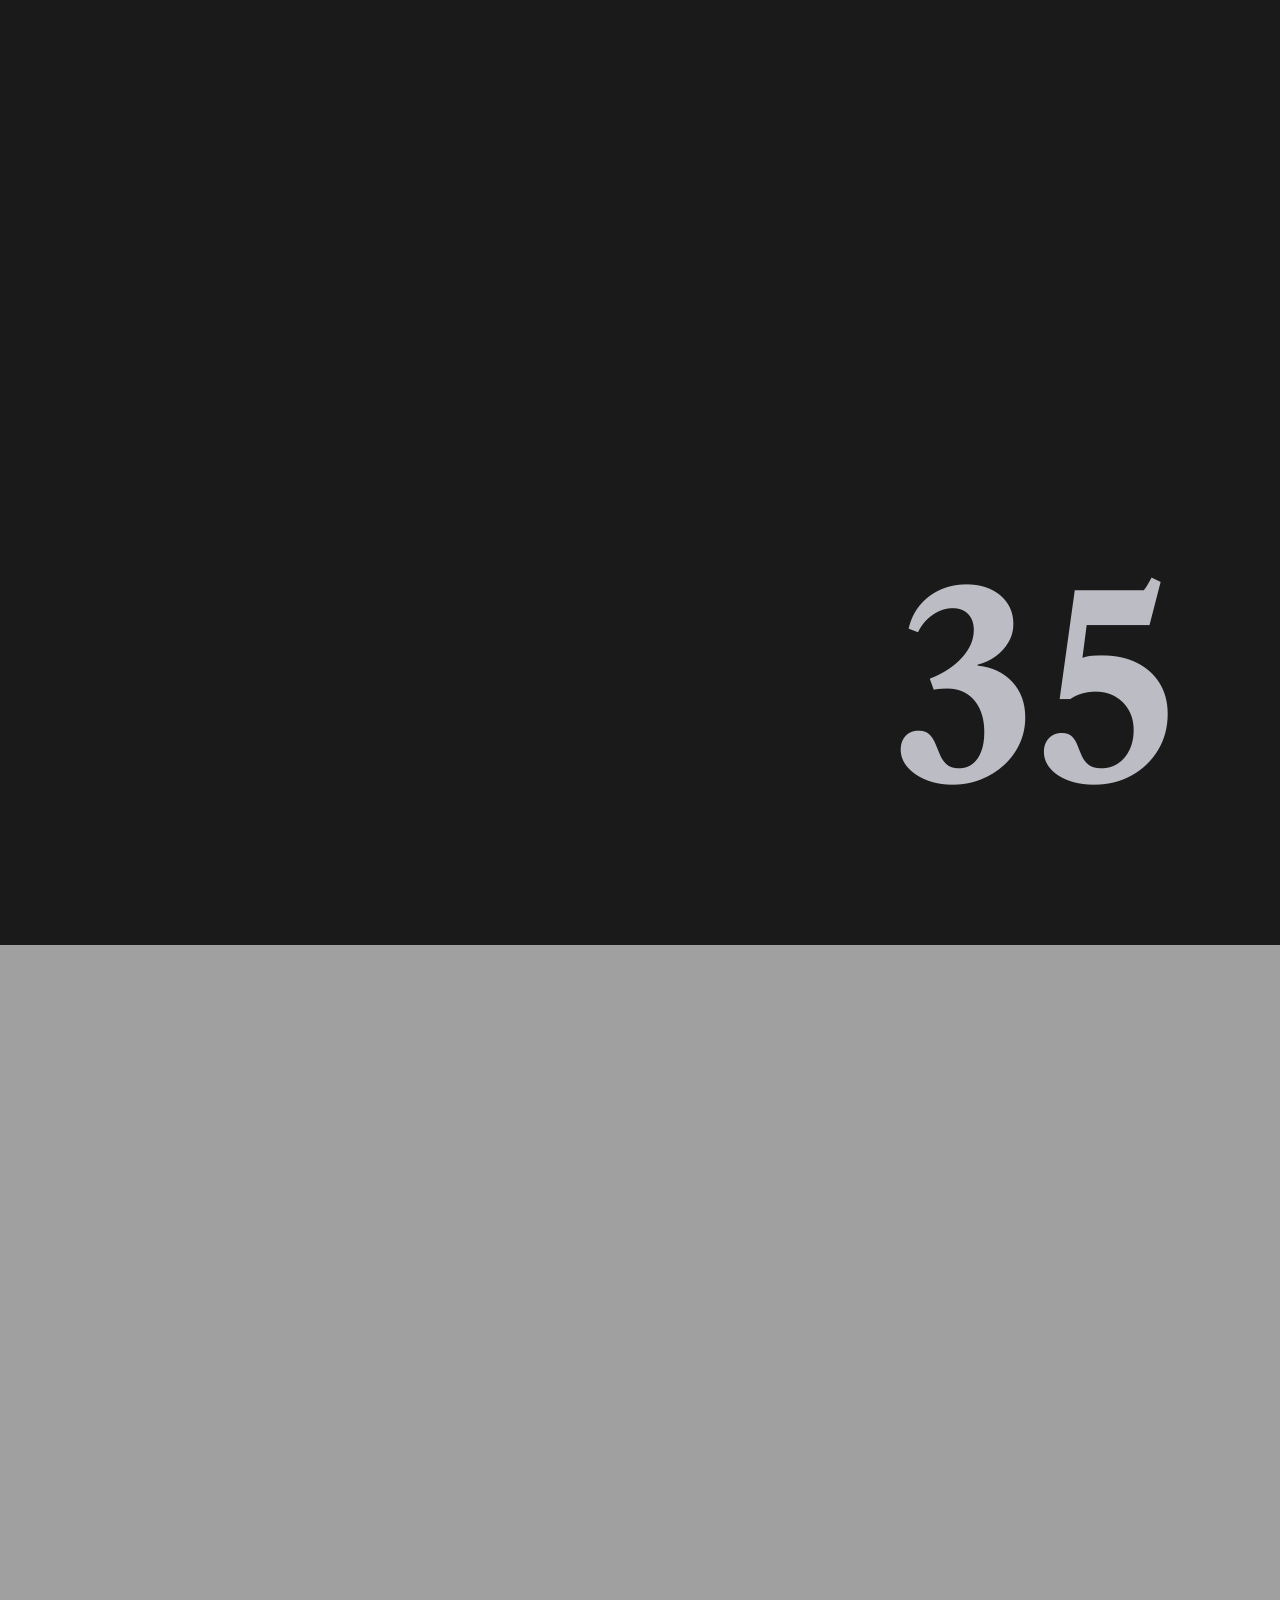
<file: index.html>
<!DOCTYPE html>
<html lang="en">
  <head>
    <meta charset="UTF-8" />
    <meta http-equiv="X-UA-Compatible" content="IE=edge" />
    <meta name="viewport" content="width=device-width, initial-scale=1.0" />
    <title>block reveal landing page animation</title>
    <link rel="preconnect" href="https://fonts.googleapis.com" />
    <link rel="preconnect" href="https://fonts.gstatic.com" crossorigin />
    <link
      href="https://fonts.googleapis.com/css2?family=Libre+Caslon+Text:wght@400;700&display=swap"
      rel="stylesheet"
    />
    <link rel="preload" href="./assets/fonts/Metropolis-Regular.woff2" as="font" type="font/woff2" crossorigin />
    <link rel="stylesheet" href="fonts.css" />
    <link rel="stylesheet" href="styles.css" />
  </head>
  <body>
    <h1 class="counter">29</h1>

    <div class="overlay">
      <div class="bar"></div>
      <div class="bar"></div>
      <div class="bar"></div>
      <div class="bar"></div>
      <div class="bar"></div>
      <div class="bar"></div>
      <div class="bar"></div>
      <div class="bar"></div>
      <div class="bar"></div>
      <div class="bar"></div>
    </div>

    <div class="container">
      <nav>
        <div>
          <a href="#">About</a>
          <a href="#">Contact</a>
        </div>
        <div>
          <a href="#">Playground</a>
        </div>
      </nav>
      <div class="header">
        <div class="h1">T</div>
        <div class="h1">E</div>
        <div class="h1">S</div>
        <div class="h1">T</div>
        <div class="h1">.</div>
      </div>
      <div class="hero">
        <img src="./hero-1.jpg" alt="" />
      </div>
    </div>
    <script src="https://cdnjs.cloudflare.com/ajax/libs/gsap/3.12.1/gsap.min.js"></script>
    <script>
      function startLoader() {
        var counterElement = document.querySelector(".counter");
        var currentValue = 0;

        function updateCounter() {
          if (currentValue === 100) {
            return;
          }

          currentValue += Math.floor(Math.random() * 10) + 1;

          if (currentValue > 100) {
            currentValue = 100;
          }

          counterElement.textContent = currentValue;

          var delay = Math.floor(Math.random() * 200) + 50;
          setTimeout(updateCounter, delay);
        }

        updateCounter();
      }

      startLoader();
      gsap.to(".counter", 0.25, {
        delay: 3.5,
        opacity: 0,
      });
      gsap.to(".bar", 1.5, {
        delay: 3.5,
        height: 0,
        stagger: {
          amount: 0.5,
        },
        ease: "power4.inOut",
      });
      gsap.from(".h1", 1.5, {
        delay: 4,
        y: 700,
        stagger: {
          amount: 0.5,
        },
        ease: "power4.inOut",
      });

      gsap.from(".hero", 2, {
        delay: 4.5,
        y: 400,
        ease: "power4.inOut",
      });
    </script>
  </body>
</html>
</file>
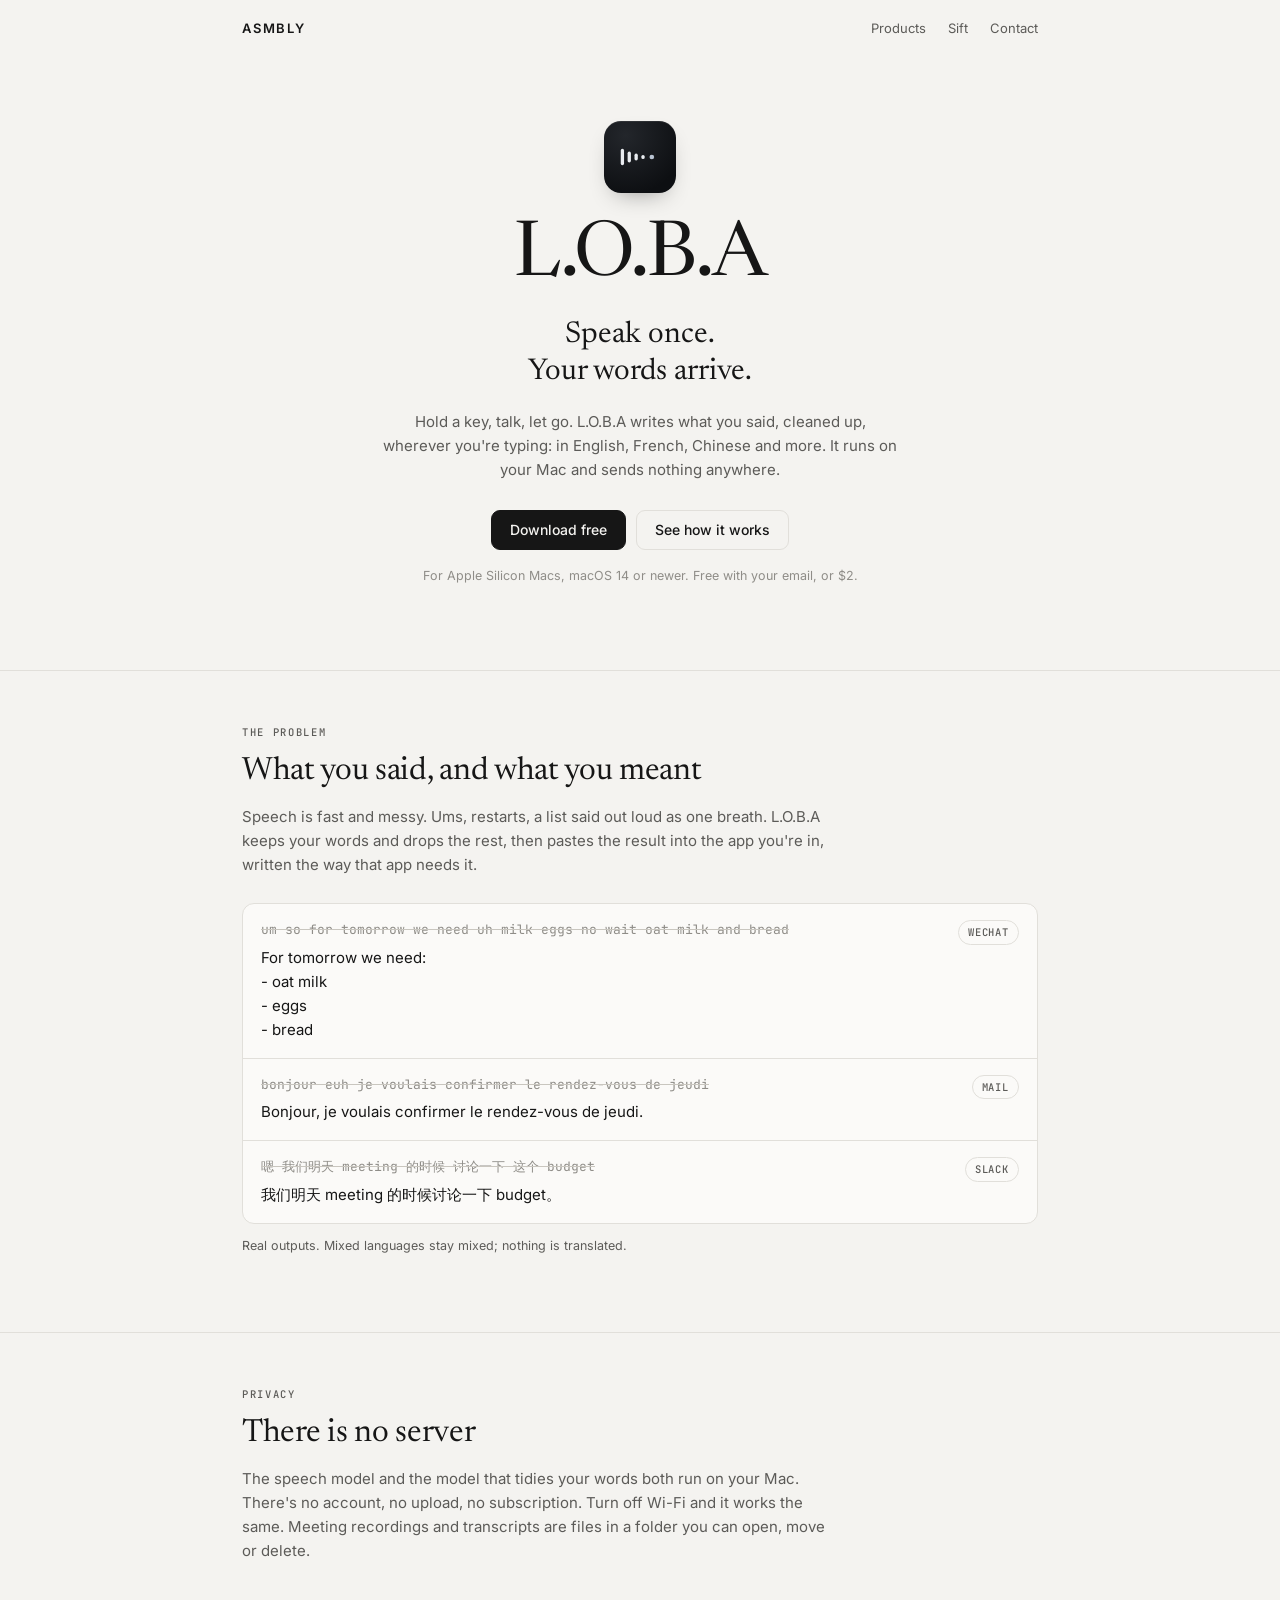
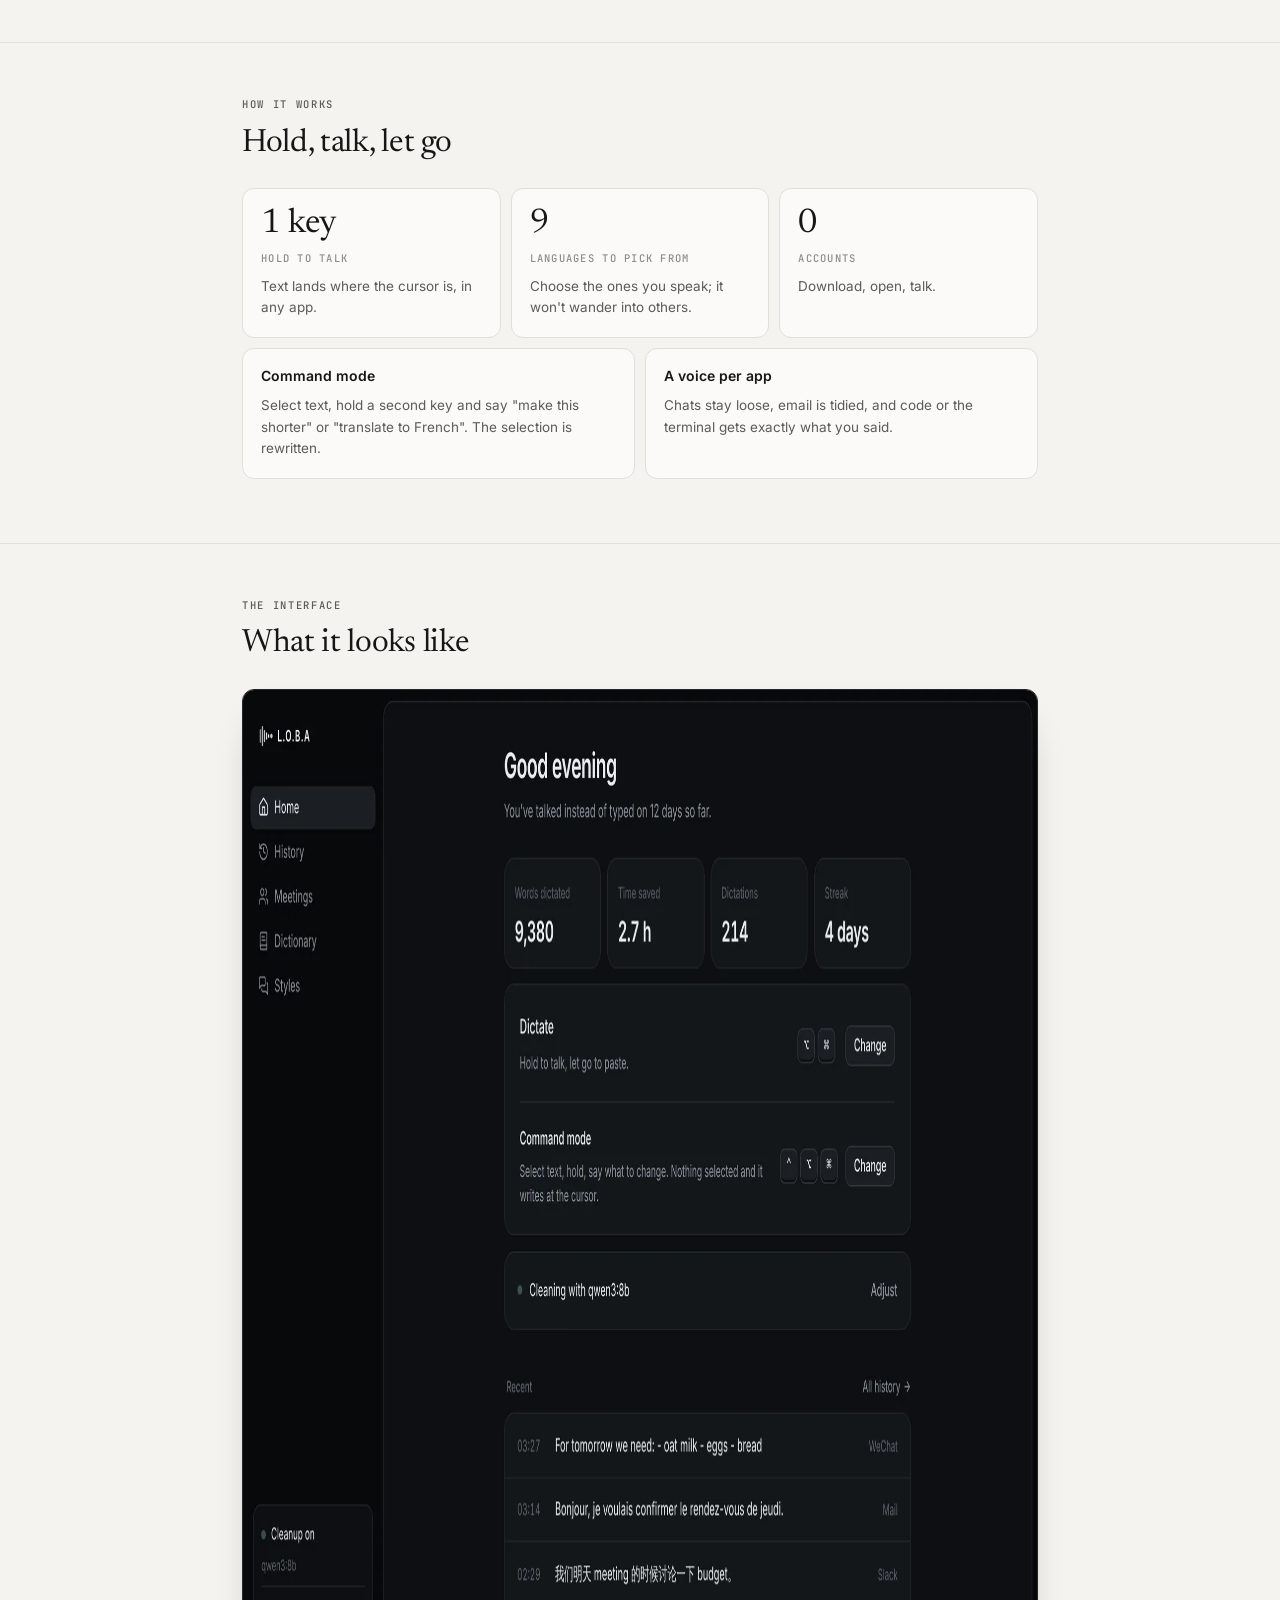
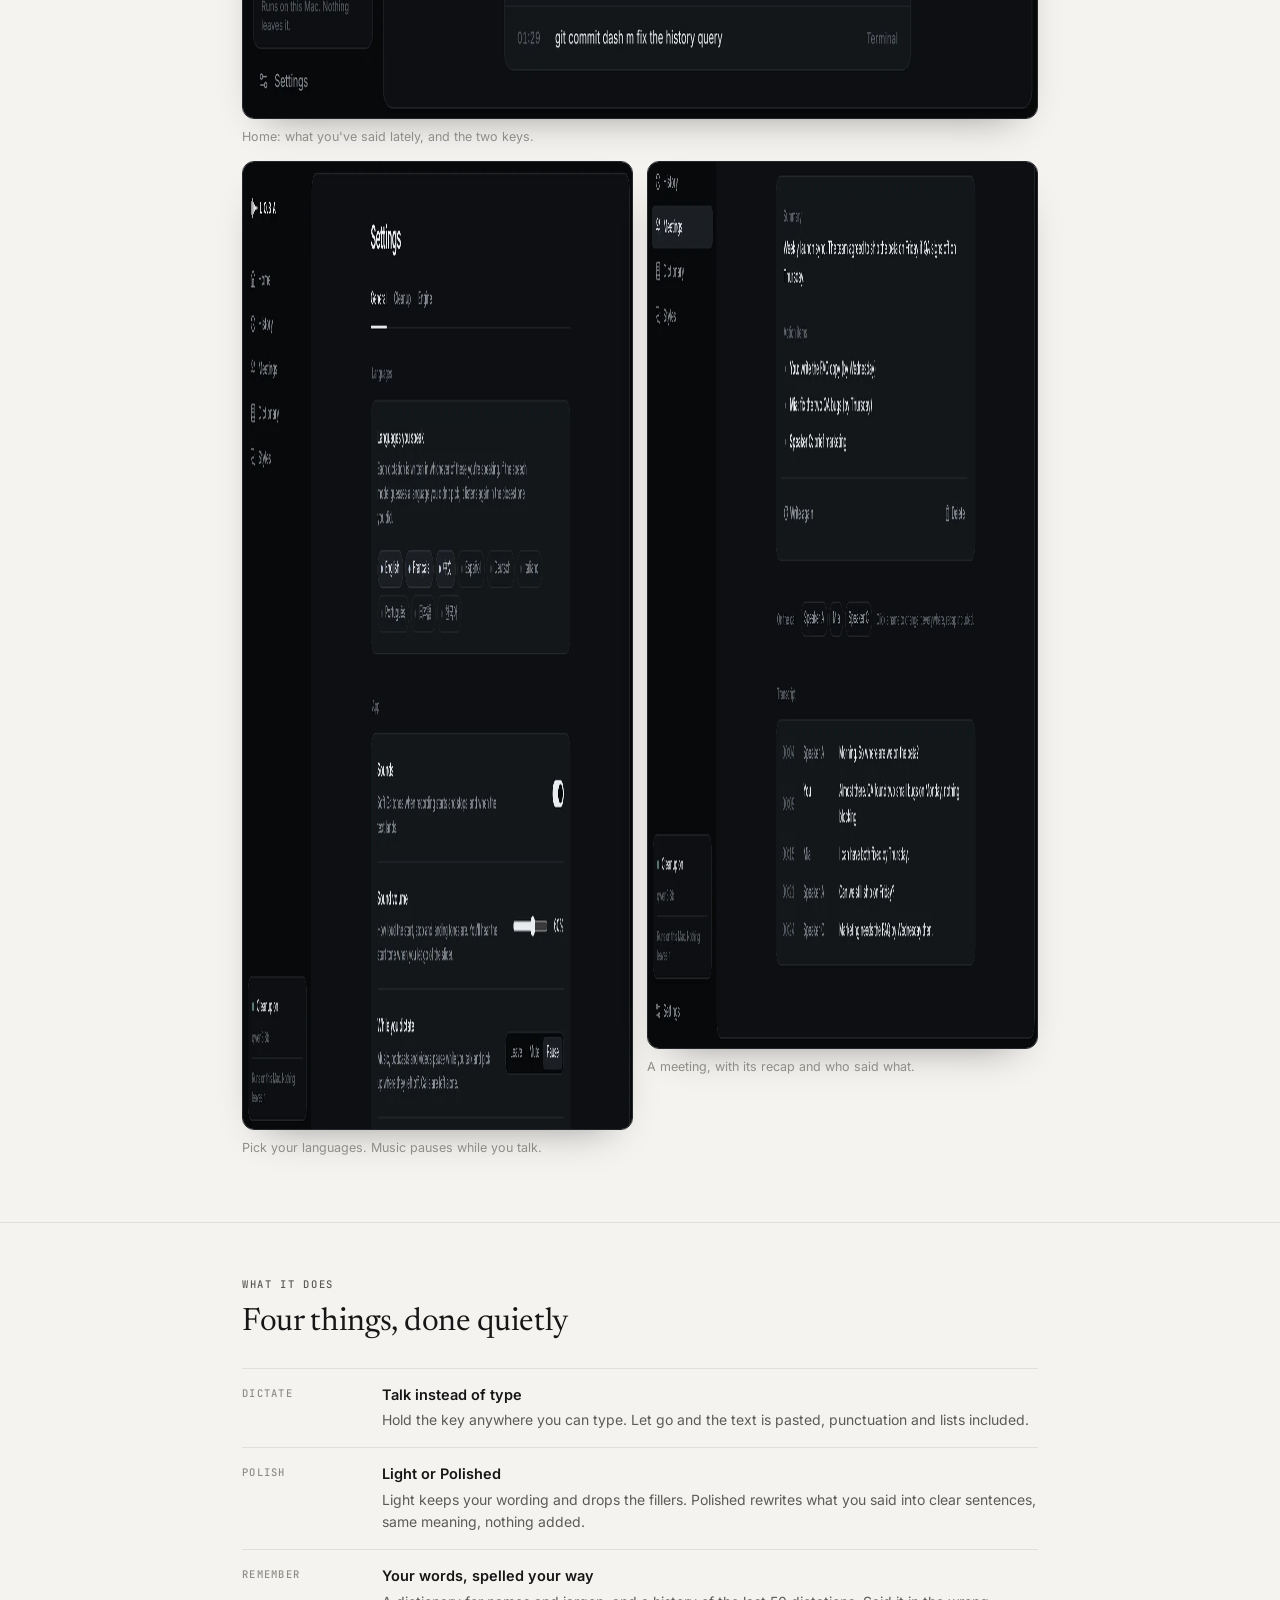
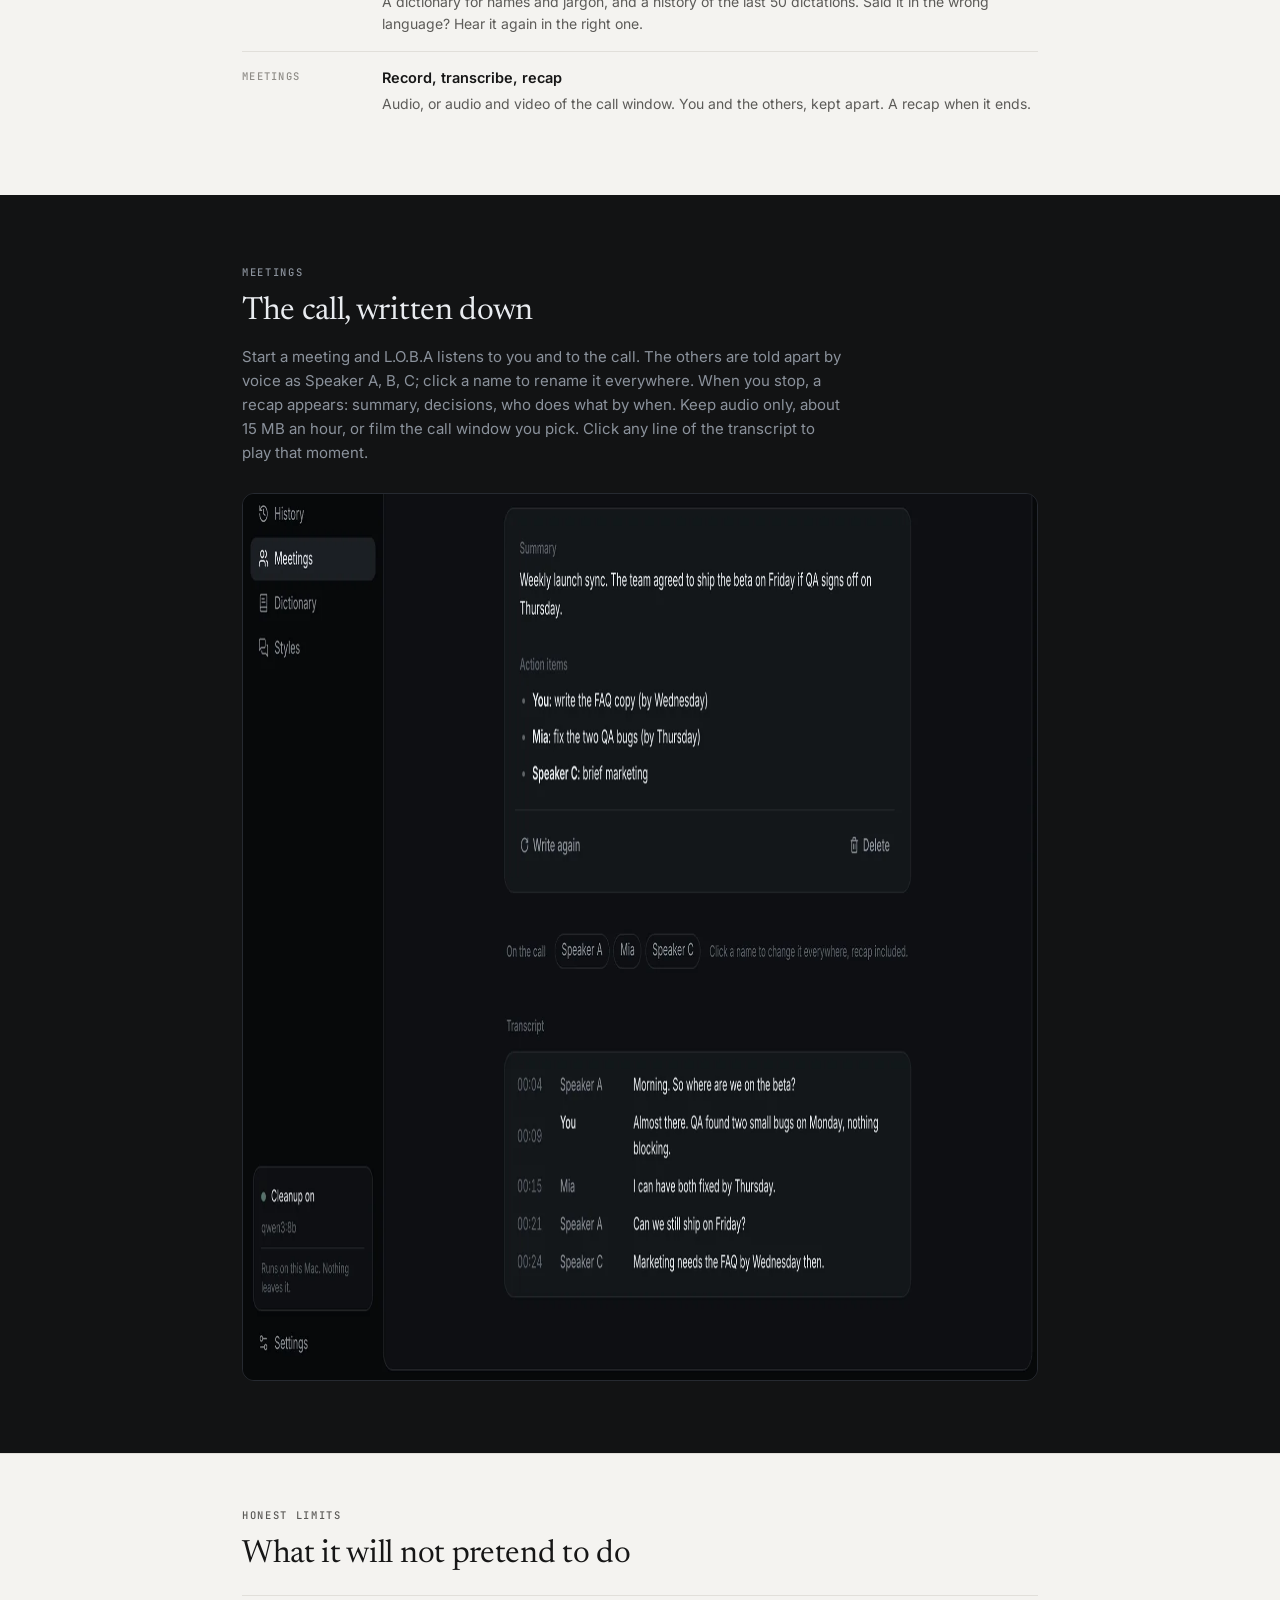
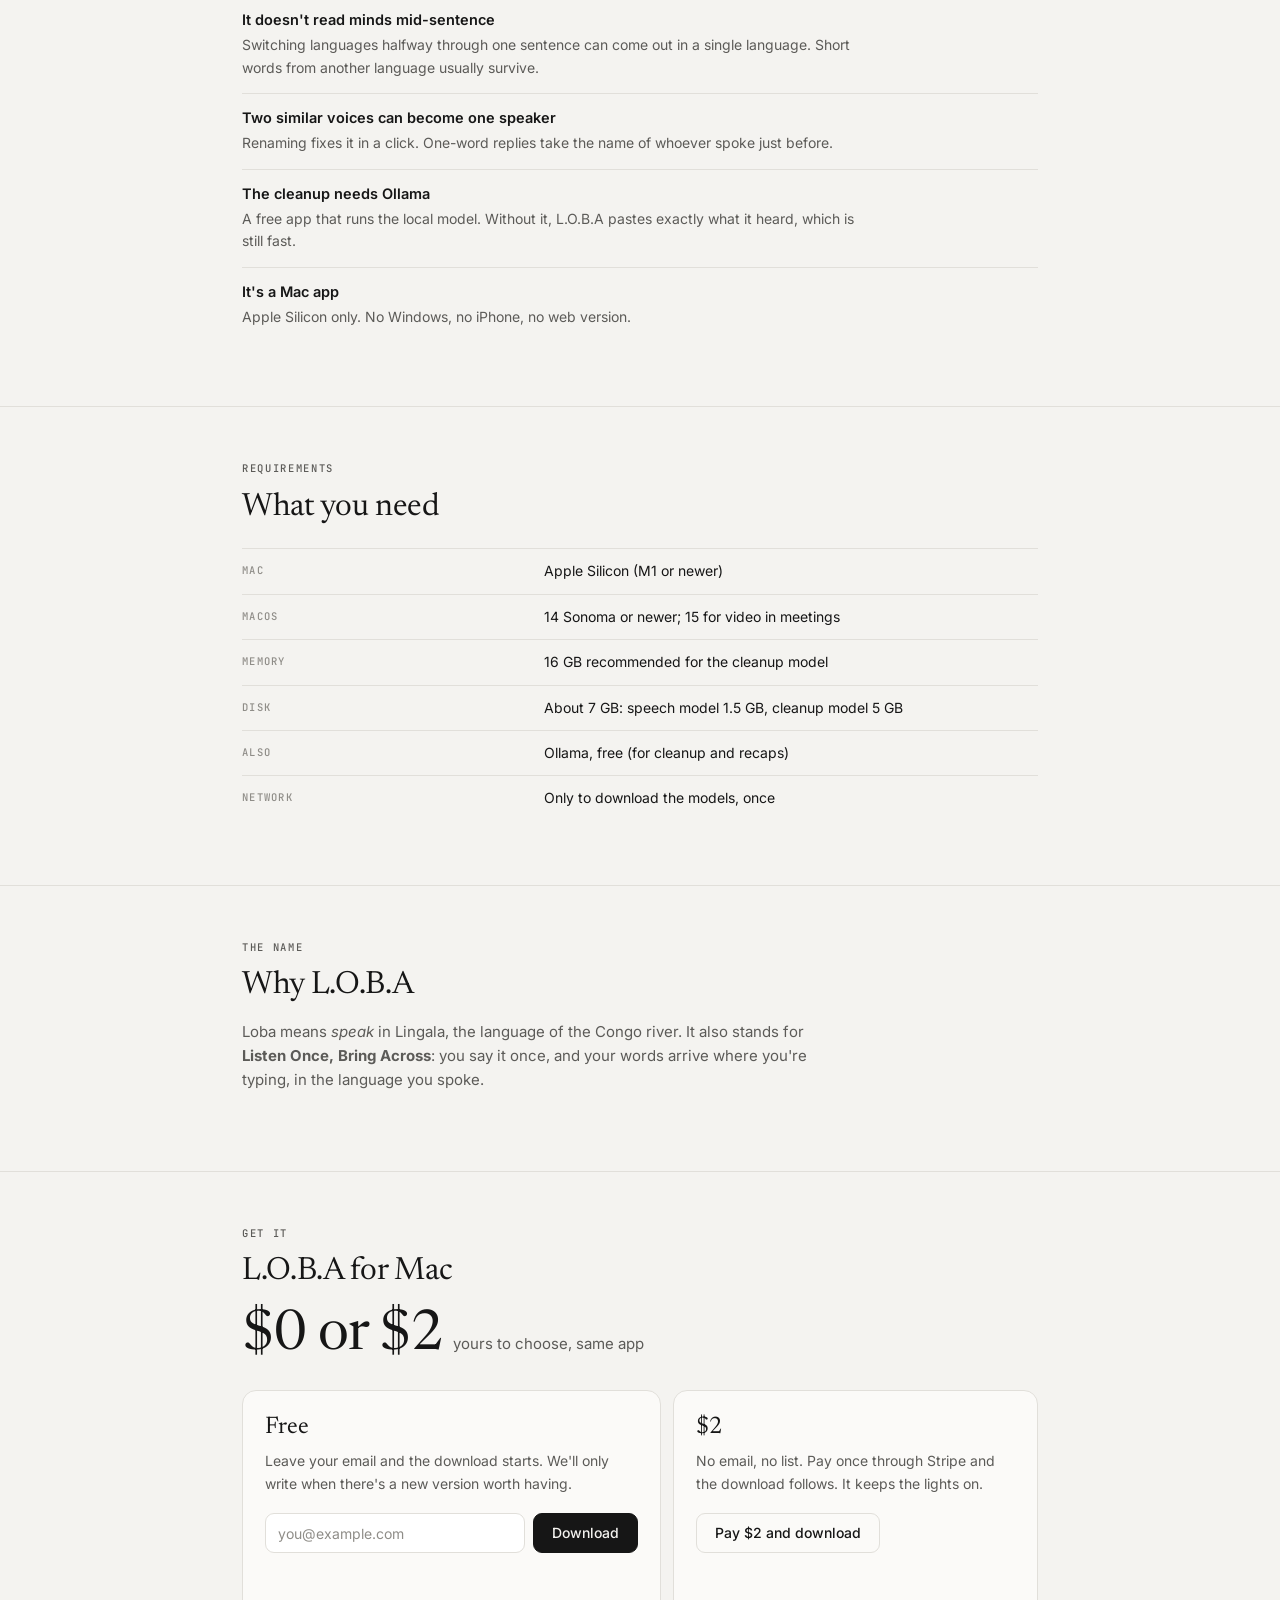
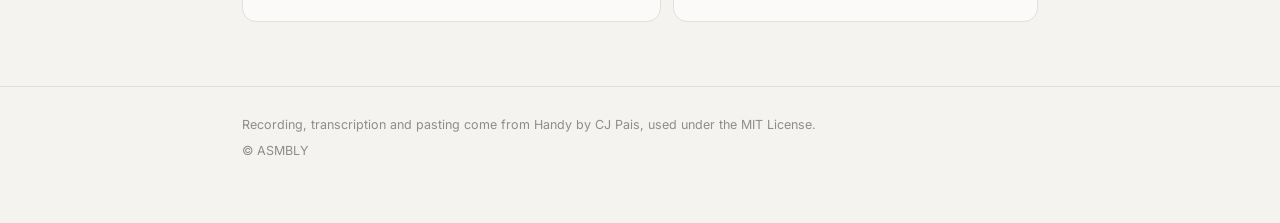
<file: loba/site/loba-page/index.html>
<!doctype html>
<html lang="en">
<head>
<meta charset="utf-8">
<meta name="viewport" content="width=device-width, initial-scale=1">
<title>L.O.B.A · Speak once, your words arrive</title>
<meta name="description" content="Dictation and meeting notes for the Mac that run entirely on your Mac. English, French, Chinese and more. Free with your email, or $2.">
<!--
  L.O.B.A product page for asmbly.store, laid out like the Sift page.
  Fonts are stand-ins: swap the three --font-* variables for the ones the
  rest of the site uses. Set the values in LOBA_PAGE at the bottom.
-->
<link rel="preconnect" href="https://fonts.googleapis.com">
<link rel="preconnect" href="https://fonts.gstatic.com" crossorigin>
<link href="https://fonts.googleapis.com/css2?family=Newsreader:opsz,wght@6..72,400;6..72,500&family=Inter:wght@400;500;600&family=JetBrains+Mono:wght@400;500&display=swap" rel="stylesheet">
<style>
  :root {
    --bg: #f4f3f0;
    --card: #fbfaf8;
    --ink: #161616;
    --soft: #5c5b58;
    --faint: #8f8d88;
    --line: #e1dfda;
    --dark: #121314;
    --dark-ink: #e9ecf0;
    --dark-soft: #8b929c;
    --font-serif: "Newsreader", Georgia, serif;
    --font-sans: "Inter", -apple-system, BlinkMacSystemFont, system-ui, sans-serif;
    --font-mono: "JetBrains Mono", ui-monospace, "SF Mono", Menlo, monospace;
    color-scheme: light;
  }
  * { box-sizing: border-box; }
  html { scroll-behavior: smooth; }
  body {
    margin: 0;
    background: var(--bg);
    color: var(--ink);
    font: 15px/1.6 var(--font-sans);
    -webkit-font-smoothing: antialiased;
  }
  a { color: inherit; }
  img { max-width: 100%; display: block; }

  .wrap { max-width: 860px; margin: 0 auto; padding: 0 16px; }
  @media (min-width: 720px) { .wrap { padding: 0 32px; } }

  /* --- nav (the site's own nav replaces this) ---------------------------- */
  nav.site {
    display: flex; align-items: center; justify-content: space-between;
    padding: 18px 0; font-size: 13px;
  }
  nav.site .mark { font-weight: 600; letter-spacing: .14em; text-decoration: none; }
  nav.site .links { display: flex; gap: 22px; color: var(--soft); }
  nav.site .links a { text-decoration: none; }
  nav.site .links a:hover { color: var(--ink); }

  /* --- hero ----------------------------------------------------------------- */
  .hero { text-align: center; padding: 64px 0 72px; }
  .icon {
    width: 72px; height: 72px; margin: 0 auto 26px; border-radius: 17px;
    background: radial-gradient(120% 120% at 30% 20%, #23262b, #0d0f12 70%);
    display: grid; place-items: center;
    box-shadow: 0 1px 0 rgb(255 255 255 / .08) inset, 0 10px 24px -12px rgb(0 0 0 / .45);
  }
  .icon svg { width: 40px; height: 22px; }
  .hero h1 {
    font: 400 clamp(52px, 9vw, 76px)/1 var(--font-serif);
    letter-spacing: -0.02em; margin: 0;
  }
  .hero .tag {
    font: 400 clamp(24px, 4vw, 30px)/1.25 var(--font-serif);
    margin: 22px 0 0;
  }
  .hero .lede { color: var(--soft); max-width: 520px; margin: 18px auto 0; font-size: 15px; }
  .actions { display: flex; gap: 10px; justify-content: center; flex-wrap: wrap; margin-top: 28px; }
  .btn {
    display: inline-flex; align-items: center; justify-content: center;
    height: 40px; padding: 0 18px; border-radius: 9px;
    font: 500 14px/1 var(--font-sans); text-decoration: none; cursor: pointer;
    border: 1px solid var(--ink); transition: transform .12s ease, background .15s ease;
  }
  .btn:active { transform: translateY(1px); }
  .btn.solid { background: var(--ink); color: var(--bg); }
  .btn.line { background: transparent; color: var(--ink); border-color: var(--line); }
  .btn.line:hover { border-color: var(--ink); }
  .btn:focus-visible, input:focus-visible { outline: 2px solid var(--ink); outline-offset: 3px; }
  .hero .fine { color: var(--faint); font-size: 12.5px; margin-top: 16px; }

  /* --- sections ------------------------------------------------------------- */
  section.s { border-top: 1px solid var(--line); padding: 56px 0 64px; }
  .eyebrow {
    font: 500 10.5px/1 var(--font-mono); letter-spacing: .16em; text-transform: uppercase;
    color: var(--faint); margin: 0 0 14px;
  }
  h2 { font: 400 clamp(26px, 4vw, 32px)/1.2 var(--font-serif); letter-spacing: -0.01em; margin: 0; }
  section.s > .wrap > p, .body p { color: var(--soft); max-width: 600px; }
  .caption { color: var(--faint); font-size: 12.5px; margin-top: 12px; }

  /* the problem: what you said, what landed */
  .demo { margin-top: 26px; border: 1px solid var(--line); border-radius: 12px; background: var(--card); overflow: hidden; }
  .demo .row {
    display: grid; grid-template-columns: 1fr auto; gap: 6px 18px;
    padding: 16px 18px; border-top: 1px solid var(--line);
  }
  .demo .row:first-child { border-top: 0; }
  .demo .said { font: 13px/1.5 var(--font-mono); color: var(--faint); text-decoration: line-through; text-decoration-color: #c9c6bf; }
  .demo .got { grid-column: 1; font-size: 15px; white-space: pre-line; }
  .demo .app {
    grid-column: 2; grid-row: 1 / span 2; align-self: start;
    font: 500 10.5px/1 var(--font-mono); letter-spacing: .08em; text-transform: uppercase;
    color: var(--soft); border: 1px solid var(--line); border-radius: 999px; padding: 6px 9px;
  }

  /* numbers */
  .stats { display: grid; grid-template-columns: repeat(3, 1fr); gap: 10px; margin-top: 26px; }
  .stat { background: var(--card); border: 1px solid var(--line); border-radius: 12px; padding: 18px; }
  .stat .n { font: 400 34px/1 var(--font-serif); }
  .stat .k { font: 500 10.5px/1.4 var(--font-mono); letter-spacing: .12em; text-transform: uppercase; color: var(--faint); margin-top: 10px; }
  .stat p { margin: 10px 0 0; color: var(--soft); font-size: 13.5px; }
  .pair { display: grid; grid-template-columns: 1fr 1fr; gap: 10px; margin-top: 10px; }
  .pair .stat h3 { margin: 0; font: 600 14px/1.3 var(--font-sans); }
  @media (max-width: 640px) { .stats, .pair { grid-template-columns: 1fr; } }

  /* screenshots */
  .shots { display: grid; gap: 14px; margin-top: 26px; }
  .shots figure { margin: 0; }
  .shots img { border-radius: 12px; border: 1px solid #23262b; box-shadow: 0 18px 40px -24px rgb(0 0 0 / .45); }
  .shots .small { display: grid; grid-template-columns: 1fr 1fr; gap: 14px; }
  @media (max-width: 640px) { .shots .small { grid-template-columns: 1fr; } }
  figcaption { color: var(--faint); font-size: 12.5px; margin-top: 8px; }

  /* what it does */
  .steps { margin-top: 26px; }
  .step { display: grid; grid-template-columns: 120px 1fr; gap: 20px; padding: 16px 0; border-top: 1px solid var(--line); }
  .step .k { font: 500 10.5px/1.6 var(--font-mono); letter-spacing: .12em; text-transform: uppercase; color: var(--faint); }
  .step h3 { margin: 0; font: 600 14.5px/1.4 var(--font-sans); }
  .step p { margin: 4px 0 0; color: var(--soft); font-size: 14px; }
  @media (max-width: 640px) { .step { grid-template-columns: 1fr; gap: 4px; } }

  /* dark band: meetings */
  .band { background: var(--dark); color: var(--dark-ink); padding: 72px 0; }
  .band .eyebrow { color: var(--dark-soft); }
  .band p { color: var(--dark-soft); max-width: 600px; }
  .band img { margin-top: 28px; border-radius: 12px; border: 1px solid #262a31; }

  /* honest list */
  .honest { margin-top: 22px; }
  .honest div { padding: 14px 0; border-top: 1px solid var(--line); }
  .honest h3 { margin: 0; font: 600 14.5px/1.4 var(--font-sans); }
  .honest p { margin: 4px 0 0; color: var(--soft); font-size: 14px; max-width: 620px; }

  /* spec table */
  table.spec { width: 100%; border-collapse: collapse; margin-top: 22px; font-size: 14px; }
  table.spec td { padding: 11px 0; border-top: 1px solid var(--line); vertical-align: top; }
  table.spec td:first-child {
    width: 38%; font: 500 10.5px/2 var(--font-mono); letter-spacing: .12em; text-transform: uppercase; color: var(--faint);
  }

  /* get it */
  .price { font: 400 clamp(44px, 7vw, 56px)/1 var(--font-serif); letter-spacing: -0.02em; margin-top: 18px; }
  .price small { font: 400 15px/1 var(--font-sans); color: var(--soft); letter-spacing: 0; margin-left: 10px; }
  .offers { display: grid; grid-template-columns: 1.15fr 1fr; gap: 12px; margin-top: 26px; }
  @media (max-width: 680px) { .offers { grid-template-columns: 1fr; } }
  .offer { background: var(--card); border: 1px solid var(--line); border-radius: 14px; padding: 22px; display: flex; flex-direction: column; }
  .offer h3 { margin: 0; font: 400 24px/1.2 var(--font-serif); }
  .offer p { color: var(--soft); font-size: 14px; margin: 8px 0 18px; flex: 1; }
  .offer form { display: flex; gap: 8px; flex-wrap: wrap; }
  .offer input[type=email] {
    flex: 1 1 200px; height: 40px; padding: 0 12px; border-radius: 9px;
    border: 1px solid var(--line); background: #fff; font: 14px var(--font-sans); color: var(--ink);
  }
  .offer input[type=email]::placeholder { color: var(--faint); }
  .offer .btn { flex: 0 0 auto; }
  .note { font-size: 12.5px; color: var(--faint); margin-top: 10px; min-height: 1.4em; }
  .note.ok { color: #3f7a57; }
  .note.err { color: #a35a2a; }

  footer { border-top: 1px solid var(--line); padding: 28px 0 56px; color: var(--faint); font-size: 12.5px; }
  footer p { margin: 0 0 6px; }
  @media (prefers-reduced-motion: reduce) { html { scroll-behavior: auto; } .btn { transition: none; } }
</style>
</head>
<body>

<div class="wrap">
  <nav class="site" aria-label="Site">
    <a class="mark" href="/">ASMBLY</a>
    <div class="links"><a href="/">Products</a><a href="/sift">Sift</a><a href="/contact">Contact</a></div>
  </nav>
</div>

<header class="hero">
  <div class="wrap">
    <div class="icon" aria-hidden="true">
      <svg viewBox="0 0 28 16"><g fill="#e9ecf0"><rect x="0" y="2" width="2.4" height="12" rx="1.2"/><rect x="5" y="4" width="2.4" height="8" rx="1.2"/><rect x="10" y="5.5" width="2.4" height="5" rx="1.2"/><rect x="15" y="6.5" width="2.4" height="3" rx="1.2"/></g><circle cx="22.6" cy="8" r="1.7" fill="#b9c4d2"/></svg>
    </div>
    <h1>L.O.B.A</h1>
    <p class="tag">Speak once.<br>Your words arrive.</p>
    <p class="lede">Hold a key, talk, let go. L.O.B.A writes what you said, cleaned up, wherever you're typing: in English, French, Chinese and more. It runs on your Mac and sends nothing anywhere.</p>
    <div class="actions">
      <a class="btn solid" href="#get">Download free</a>
      <a class="btn line" href="#how">See how it works</a>
    </div>
    <p class="fine">For Apple Silicon Macs, macOS 14 or newer. Free with your email, or $2.</p>
  </div>
</header>

<section class="s">
  <div class="wrap">
    <p class="eyebrow">The problem</p>
    <h2>What you said, and what you meant</h2>
    <p>Speech is fast and messy. Ums, restarts, a list said out loud as one breath. L.O.B.A keeps your words and drops the rest, then pastes the result into the app you're in, written the way that app needs it.</p>
    <div class="demo" role="list">
      <div class="row" role="listitem">
        <div class="said">um so for tomorrow we need uh milk eggs no wait oat milk and bread</div>
        <div class="got">For tomorrow we need:
- oat milk
- eggs
- bread</div>
        <span class="app">WeChat</span>
      </div>
      <div class="row" role="listitem">
        <div class="said">bonjour euh je voulais confirmer le rendez-vous de jeudi</div>
        <div class="got">Bonjour, je voulais confirmer le rendez-vous de jeudi.</div>
        <span class="app">Mail</span>
      </div>
      <div class="row" role="listitem">
        <div class="said">嗯 我们明天 meeting 的时候 讨论一下 这个 budget</div>
        <div class="got">我们明天 meeting 的时候讨论一下 budget。</div>
        <span class="app">Slack</span>
      </div>
    </div>
    <p class="caption">Real outputs. Mixed languages stay mixed; nothing is translated.</p>
  </div>
</section>

<section class="s">
  <div class="wrap">
    <p class="eyebrow">Privacy</p>
    <h2>There is no server</h2>
    <p>The speech model and the model that tidies your words both run on your Mac. There's no account, no upload, no subscription. Turn off Wi-Fi and it works the same. Meeting recordings and transcripts are files in a folder you can open, move or delete.</p>
  </div>
</section>

<section class="s" id="how">
  <div class="wrap">
    <p class="eyebrow">How it works</p>
    <h2>Hold, talk, let go</h2>
    <div class="stats">
      <div class="stat"><div class="n">1 key</div><div class="k">Hold to talk</div><p>Text lands where the cursor is, in any app.</p></div>
      <div class="stat"><div class="n">9</div><div class="k">Languages to pick from</div><p>Choose the ones you speak; it won't wander into others.</p></div>
      <div class="stat"><div class="n">0</div><div class="k">Accounts</div><p>Download, open, talk.</p></div>
    </div>
    <div class="pair">
      <div class="stat"><h3>Command mode</h3><p>Select text, hold a second key and say "make this shorter" or "translate to French". The selection is rewritten.</p></div>
      <div class="stat"><h3>A voice per app</h3><p>Chats stay loose, email is tidied, and code or the terminal gets exactly what you said.</p></div>
    </div>
  </div>
</section>

<section class="s">
  <div class="wrap">
    <p class="eyebrow">The interface</p>
    <h2>What it looks like</h2>
    <div class="shots">
      <figure><img src="img/home.webp" width="1600" height="1030" alt="L.O.B.A Home: words dictated, time saved, the two shortcuts and the latest dictations in English, French and Chinese."><figcaption>Home: what you've said lately, and the two keys.</figcaption></figure>
      <div class="small">
        <figure><img src="img/languages.webp" width="1600" height="969" alt="Settings: the languages you speak, sounds, and what happens to music while you dictate."><figcaption>Pick your languages. Music pauses while you talk.</figcaption></figure>
        <figure><img src="img/meeting.webp" width="1600" height="888" alt="A meeting: recap with action items, speakers named, and the transcript."><figcaption>A meeting, with its recap and who said what.</figcaption></figure>
      </div>
    </div>
  </div>
</section>

<section class="s">
  <div class="wrap">
    <p class="eyebrow">What it does</p>
    <h2>Four things, done quietly</h2>
    <div class="steps">
      <div class="step"><span class="k">Dictate</span><div><h3>Talk instead of type</h3><p>Hold the key anywhere you can type. Let go and the text is pasted, punctuation and lists included.</p></div></div>
      <div class="step"><span class="k">Polish</span><div><h3>Light or Polished</h3><p>Light keeps your wording and drops the fillers. Polished rewrites what you said into clear sentences, same meaning, nothing added.</p></div></div>
      <div class="step"><span class="k">Remember</span><div><h3>Your words, spelled your way</h3><p>A dictionary for names and jargon, and a history of the last 50 dictations. Said it in the wrong language? Hear it again in the right one.</p></div></div>
      <div class="step"><span class="k">Meetings</span><div><h3>Record, transcribe, recap</h3><p>Audio, or audio and video of the call window. You and the others, kept apart. A recap when it ends.</p></div></div>
    </div>
  </div>
</section>

<section class="band">
  <div class="wrap">
    <p class="eyebrow">Meetings</p>
    <h2>The call, written down</h2>
    <p>Start a meeting and L.O.B.A listens to you and to the call. The others are told apart by voice as Speaker A, B, C; click a name to rename it everywhere. When you stop, a recap appears: summary, decisions, who does what by when. Keep audio only, about 15 MB an hour, or film the call window you pick. Click any line of the transcript to play that moment.</p>
    <img src="img/meeting.webp" width="1600" height="888" alt="" loading="lazy">
  </div>
</section>

<section class="s">
  <div class="wrap">
    <p class="eyebrow">Honest limits</p>
    <h2>What it will not pretend to do</h2>
    <div class="honest">
      <div><h3>It doesn't read minds mid-sentence</h3><p>Switching languages halfway through one sentence can come out in a single language. Short words from another language usually survive.</p></div>
      <div><h3>Two similar voices can become one speaker</h3><p>Renaming fixes it in a click. One-word replies take the name of whoever spoke just before.</p></div>
      <div><h3>The cleanup needs Ollama</h3><p>A free app that runs the local model. Without it, L.O.B.A pastes exactly what it heard, which is still fast.</p></div>
      <div><h3>It's a Mac app</h3><p>Apple Silicon only. No Windows, no iPhone, no web version.</p></div>
    </div>
  </div>
</section>

<section class="s">
  <div class="wrap">
    <p class="eyebrow">Requirements</p>
    <h2>What you need</h2>
    <table class="spec">
      <tr><td>Mac</td><td>Apple Silicon (M1 or newer)</td></tr>
      <tr><td>macOS</td><td>14 Sonoma or newer; 15 for video in meetings</td></tr>
      <tr><td>Memory</td><td>16 GB recommended for the cleanup model</td></tr>
      <tr><td>Disk</td><td>About 7 GB: speech model 1.5 GB, cleanup model 5 GB</td></tr>
      <tr><td>Also</td><td>Ollama, free (for cleanup and recaps)</td></tr>
      <tr><td>Network</td><td>Only to download the models, once</td></tr>
    </table>
  </div>
</section>

<section class="s">
  <div class="wrap">
    <p class="eyebrow">The name</p>
    <h2>Why L.O.B.A</h2>
    <p>Loba means <em>speak</em> in Lingala, the language of the Congo river. It also stands for <strong>Listen Once, Bring Across</strong>: you say it once, and your words arrive where you're typing, in the language you spoke.</p>
  </div>
</section>

<section class="s" id="get">
  <div class="wrap">
    <p class="eyebrow">Get it</p>
    <h2>L.O.B.A for Mac</h2>
    <div class="price">$0 or $2<small>yours to choose, same app</small></div>
    <div class="offers">
      <div class="offer">
        <h3>Free</h3>
        <p>Leave your email and the download starts. We'll only write when there's a new version worth having.</p>
        <form id="free" novalidate>
          <label for="email" class="sr" style="position:absolute;left:-9999px">Email</label>
          <input id="email" name="email" type="email" required autocomplete="email" placeholder="you@example.com">
          <button class="btn solid" type="submit">Download</button>
        </form>
        <p class="note" id="free-note" role="status" aria-live="polite"></p>
      </div>
      <div class="offer">
        <h3>$2</h3>
        <p>No email, no list. Pay once through Stripe and the download follows. It keeps the lights on.</p>
        <div><button class="btn line" id="pay" type="button">Pay $2 and download</button></div>
        <p class="note" id="pay-note" role="status" aria-live="polite"></p>
      </div>
    </div>
  </div>
</section>

<footer>
  <div class="wrap">
    <p>Recording, transcription and pasting come from Handy by CJ Pais, used under the MIT License.</p>
    <p>© ASMBLY</p>
  </div>
</footer>

<script>
  window.LOBA_PAGE = window.LOBA_PAGE || {
    // Saves the email and answers { "url": "<download link>" }. See loba-signup.ts.
    signupEndpoint: "/api/loba-signup",
    // Creates the Stripe checkout for $2. See ../loba-checkout.ts.
    checkoutEndpoint: "/api/loba-checkout",
  };

  (() => {
    const cfg = window.LOBA_PAGE;
    const free = document.getElementById("free");
    const email = document.getElementById("email");
    const freeNote = document.getElementById("free-note");
    const pay = document.getElementById("pay");
    const payNote = document.getElementById("pay-note");

    const say = (el, text, kind) => {
      el.textContent = text;
      el.className = "note" + (kind ? " " + kind : "");
    };

    free.addEventListener("submit", async (e) => {
      e.preventDefault();
      const value = email.value.trim();
      if (!/^[^\s@]+@[^\s@]+\.[^\s@]+$/.test(value)) {
        say(freeNote, "That email doesn't look right.", "err");
        email.focus();
        return;
      }
      say(freeNote, "One moment…");
      try {
        const res = await fetch(cfg.signupEndpoint, {
          method: "POST",
          headers: { "Content-Type": "application/json" },
          body: JSON.stringify({ email: value }),
        });
        const data = await res.json();
        if (!res.ok || !data.url) throw new Error(data.error || "no link");
        say(freeNote, "Thanks. The download is starting.", "ok");
        window.location.href = data.url;
      } catch {
        say(freeNote, "That didn't go through. Try again in a moment.", "err");
      }
    });

    pay.addEventListener("click", async () => {
      say(payNote, "Opening checkout…");
      pay.disabled = true;
      try {
        const res = await fetch(cfg.checkoutEndpoint, {
          method: "POST",
          headers: { "Content-Type": "application/json" },
          body: JSON.stringify({ amount: 2 }),
        });
        const data = await res.json();
        if (!res.ok || !data.url) throw new Error(data.error || "no checkout");
        window.location.href = data.url;
      } catch {
        pay.disabled = false;
        say(payNote, "Checkout didn't open. Try again, or take the free download.", "err");
      }
    });
  })();
</script>
</body>
</html>
</file>
<file: fonts.css>
/* Headings: Libre Caslon Text (Google Fonts, loaded in <head>). Body: Metropolis (self-hosted, SIL OFL). */
@font-face {
  font-family: "Metropolis";
  src: url("./assets/fonts/Metropolis-Regular.woff2") format("woff2");
  font-weight: 400;
  font-style: normal;
  font-display: swap;
}

@font-face {
  font-family: "Metropolis";
  src: url("./assets/fonts/Metropolis-Medium.woff2") format("woff2");
  font-weight: 500;
  font-style: normal;
  font-display: swap;
}

@font-face {
  font-family: "Metropolis";
  src: url("./assets/fonts/Metropolis-SemiBold.woff2") format("woff2");
  font-weight: 600;
  font-style: normal;
  font-display: swap;
}

@font-face {
  font-family: "Metropolis";
  src: url("./assets/fonts/Metropolis-Bold.woff2") format("woff2");
  font-weight: 700;
  font-style: normal;
  font-display: swap;
}

:root {
  --font-heading: "Libre Caslon Text", Georgia, "Times New Roman", serif;
  --font-body: "Metropolis", "Helvetica Neue", Arial, sans-serif;
}
</file>
<file: styles.css>
* {
  margin: 0;
  padding: 0;
  box-sizing: border-box;
}

html,
body {
  width: 100vw;
  height: 100vh;
  overflow: hidden;
  background: #a0a0a0;
}

nav {
  position: fixed;
  top: 0;
  width: 100%;
  display: flex;
  justify-content: space-between;
  padding: 1em;
}

nav div {
  display: flex;
  padding: 1em;
  gap: 10em;
}

nav div a {
  text-decoration: none;
  color: #000;
  font-family: var(--font-body);
  font-weight: 500;
}

.header {
  width: 100%;
  display: flex;
  justify-content: space-between;
  padding: 2em;
}

.header .h1 {
  position: relative;
  font-family: var(--font-heading);
  font-size: 32vw;
  color: #1a1a1a;
  line-height: 1.125;
}

.overlay {
  position: fixed;
  width: 100vw;
  height: 100vh;
  z-index: 2;
  display: flex;
}

.bar {
  width: 10vw;
  height: 105vh;
  background: #1a1a1a;
}

.counter {
  width: 100%;
  height: 100%;
  position: fixed;
  display: flex;
  justify-content: flex-end;
  align-items: flex-end;
  color: #bcbcc4;
  padding: 0.2em 0.4em;
  font-size: 20vw;
  font-family: var(--font-heading);
  z-index: 10000;
}

.hero {
  position: relative;
  width: calc(100vw - 4em);
  height: 100%;
  margin: 0 auto;
  border-radius: 10px;
  border: 4px solid #1a1a1a;
}

img {
  width: 100%;
  height: 100%;
  object-fit: cover;
}
</file>
